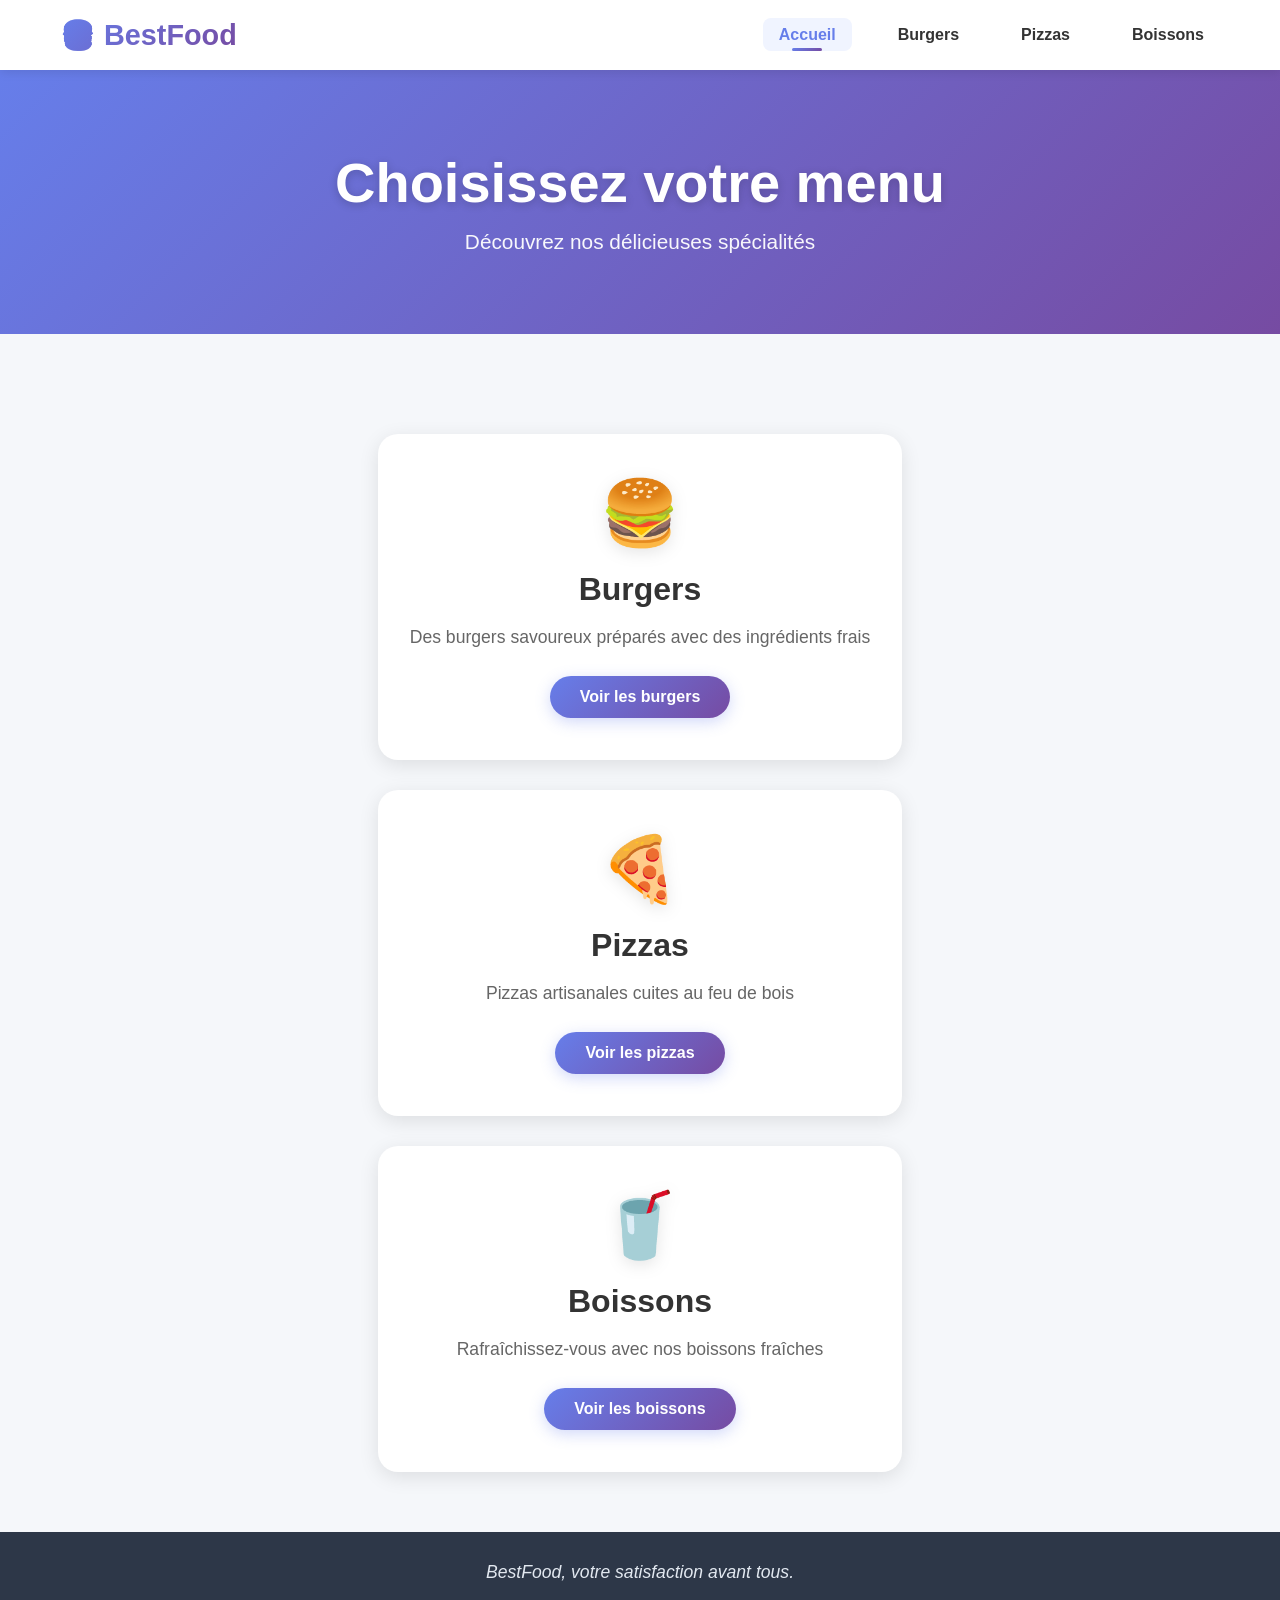
<file: Index.html>
<!DOCTYPE html>
<html lang="fr">
<head>
    <meta charset="UTF-8">
    <meta name="viewport" content="width=device-width, initial-scale=1.0">
    <title>BestFood - Accueil</title>
    <link rel="stylesheet" href="CSS/style.css">
</head>
<body>
    <!-- Navbar -->
    <nav class="navbar">
        <div class="nav-container">
            <div class="nav-logo">
                <h2>🍔 BestFood</h2>
            </div>
            <ul class="nav-menu">
                <li class="nav-item active">
                    <a href="Index.html" class="nav-link">Accueil</a>
                </li>
                <li class="nav-item">
                    <a href="burgers.html" class="nav-link">Burgers</a>
                </li>
                <li class="nav-item">
                    <a href="pizzas.html" class="nav-link">Pizzas</a>
                </li>
                <li class="nav-item">
                    <a href="boissons.html" class="nav-link">Boissons</a>
                </li>
            </ul>
        </div>
    </nav>

    <!-- Hero Section -->
    <section class="hero">
        <div class="hero-content">
            <h1 class="hero-title">Choisissez votre menu</h1>
            <p class="hero-subtitle">Découvrez nos délicieuses spécialités</p>
        </div>
    </section>

    <!-- Menu Cards -->
    <main class="menu-section">
        <div class="menu-grid">
            <div class="menu-card">
                <div class="card-icon">🍔</div>
                <h3 class="card-title">Burgers</h3>
                <p class="card-description">Des burgers savoureux préparés avec des ingrédients frais</p>
                <a href="burgers.html" class="card-button">Voir les burgers</a>
            </div>
            
            <div class="menu-card">
                <div class="card-icon">🍕</div>
                <h3 class="card-title">Pizzas</h3>
                <p class="card-description">Pizzas artisanales cuites au feu de bois</p>
                <a href="pizzas.html" class="card-button">Voir les pizzas</a>
            </div>
            
            <div class="menu-card">
                <div class="card-icon">🥤</div>
                <h3 class="card-title">Boissons</h3>
                <p class="card-description">Rafraîchissez-vous avec nos boissons fraîches</p>
                <a href="boissons.html" class="card-button">Voir les boissons</a>
            </div>
        </div>
    </main>

    <!-- Footer -->
    <footer class="main-footer">
        <p class="slogan">BestFood, votre satisfaction avant tous.</p>
    </footer>
</body>
</html>
</file>
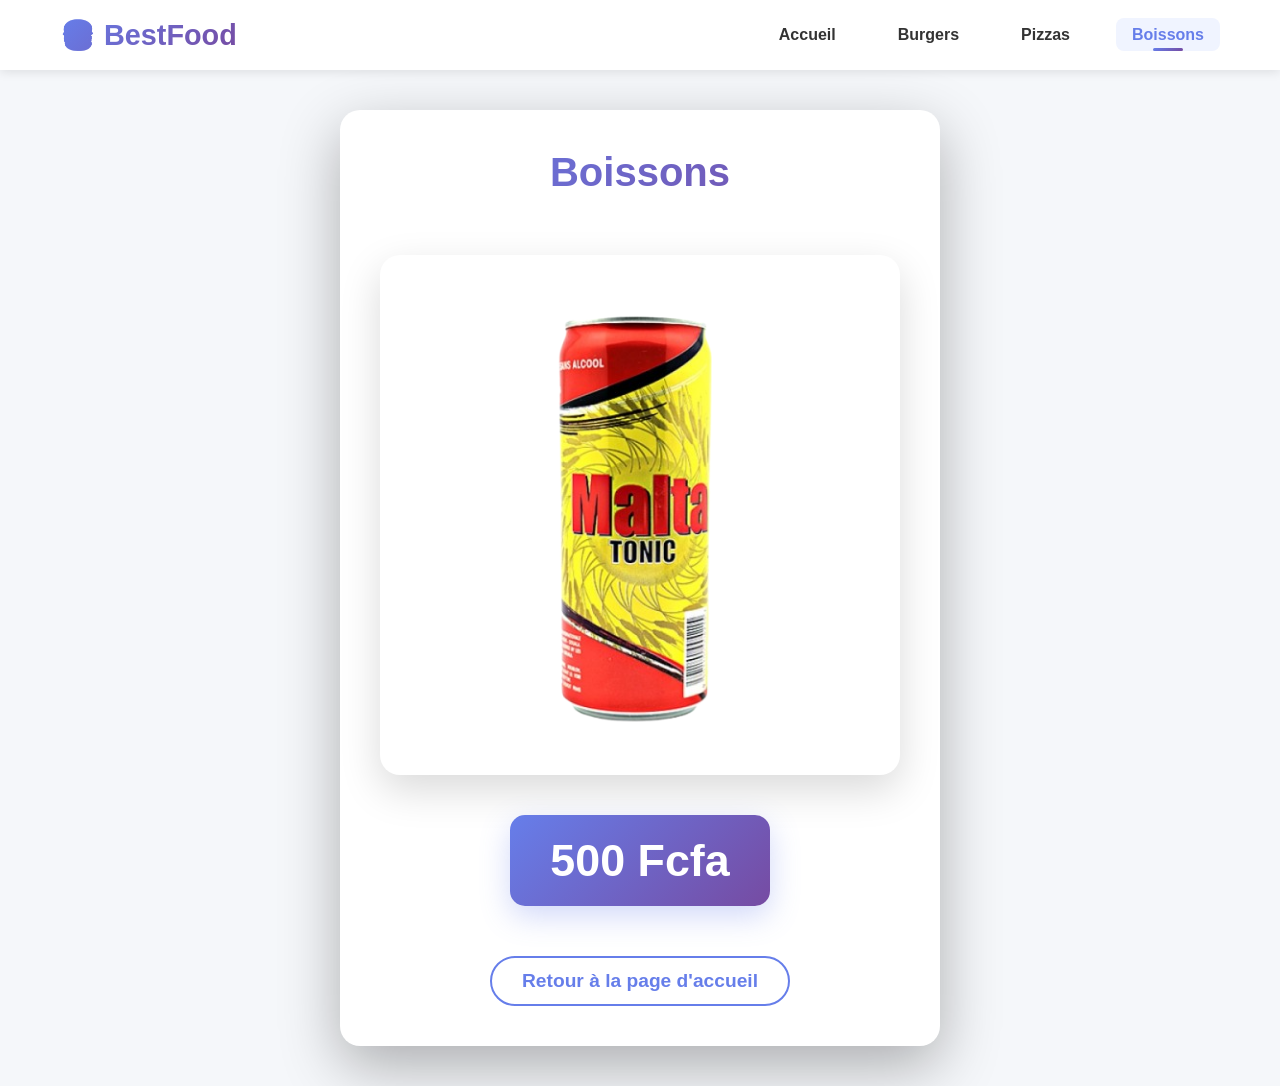
<file: boissons.html>
<!DOCTYPE html>
<html lang="fr">
<head>
    <meta charset="UTF-8">
    <meta name="viewport" content="width=device-width, initial-scale=1.0">
    <title>BestFood - Boissons</title>
    <link rel="stylesheet" href="CSS/style.css">
</head>
<body>
    <!-- Navbar -->
    <nav class="navbar">
        <div class="nav-container">
            <div class="nav-logo">
                <h2>🍔 BestFood</h2>
            </div>
            <ul class="nav-menu">
                <li class="nav-item">
                    <a href="Index.html" class="nav-link">Accueil</a>
                </li>
                <li class="nav-item">
                    <a href="burgers.html" class="nav-link">Burgers</a>
                </li>
                <li class="nav-item">
                    <a href="pizzas.html" class="nav-link">Pizzas</a>
                </li>
                <li class="nav-item active">
                    <a href="boissons.html" class="nav-link">Boissons</a>
                </li>
            </ul>
        </div>
    </nav>

    <div class="container">
        <header>
            <h1>Boissons</h1>
        </header>
        
        <main class="product-page">
            <div class="product-image">
                <img src="asset/Canette-removebg-preview.png" alt="Canette de boisson">
            </div>
            <div class="product-price">
                <p>500 Fcfa</p>
            </div>
        </main>
        
        <footer>
            <a href="Index.html" class="back-link">Retour à la page d'accueil</a>
        </footer>
    </div>
</body>
</html>
</file>
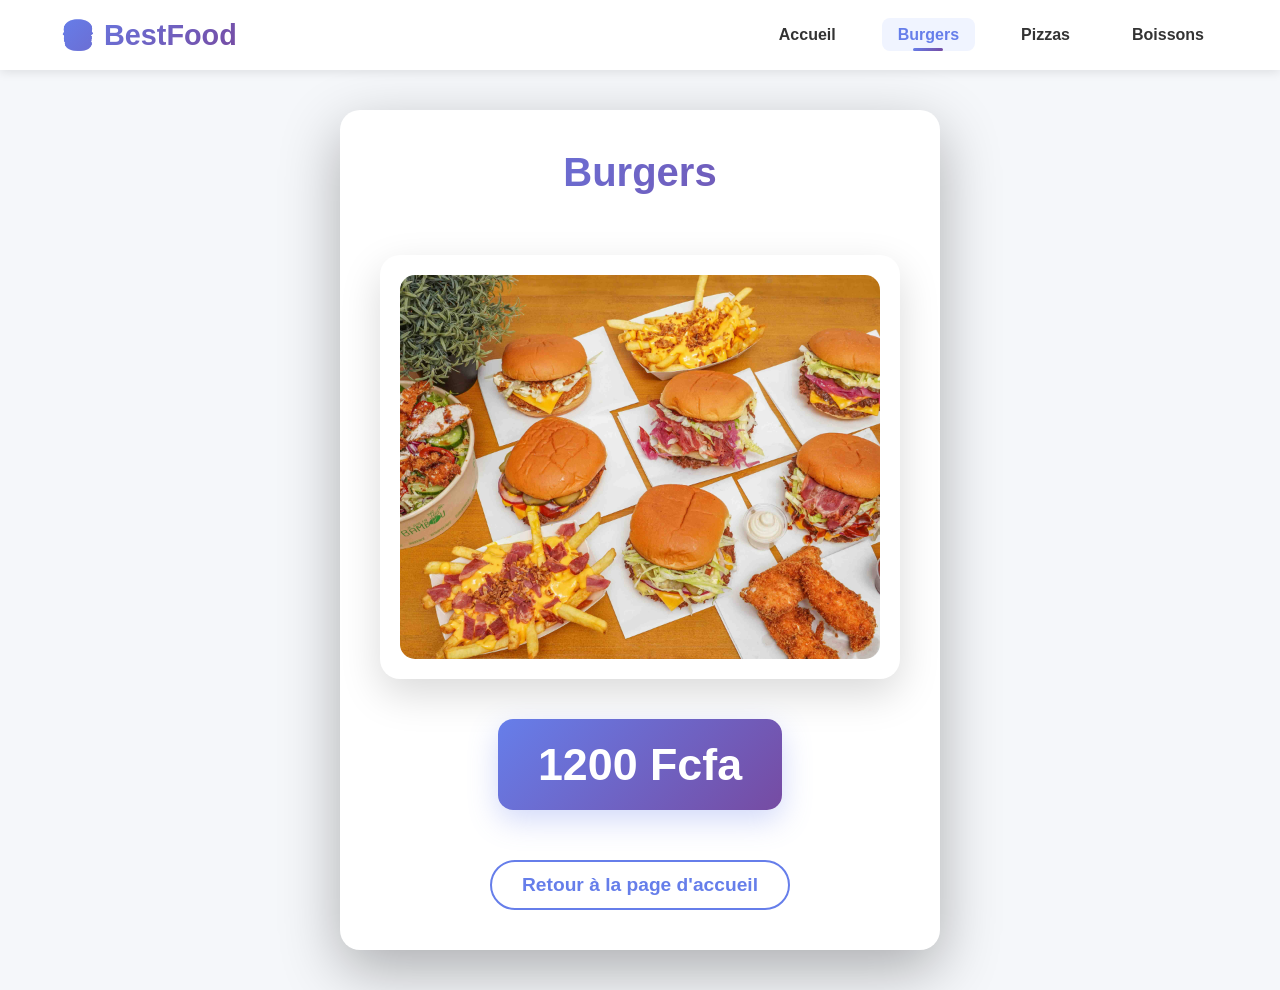
<file: burgers.html>
<!DOCTYPE html>
<html lang="fr">
<head>
    <meta charset="UTF-8">
    <meta name="viewport" content="width=device-width, initial-scale=1.0">
    <title>BestFood - Burgers</title>
    <link rel="stylesheet" href="CSS/style.css">
</head>
<body>
    <!-- Navbar -->
    <nav class="navbar">
        <div class="nav-container">
            <div class="nav-logo">
                <h2>🍔 BestFood</h2>
            </div>
            <ul class="nav-menu">
                <li class="nav-item">
                    <a href="Index.html" class="nav-link">Accueil</a>
                </li>
                <li class="nav-item active">
                    <a href="burgers.html" class="nav-link">Burgers</a>
                </li>
                <li class="nav-item">
                    <a href="pizzas.html" class="nav-link">Pizzas</a>
                </li>
                <li class="nav-item">
                    <a href="boissons.html" class="nav-link">Boissons</a>
                </li>
            </ul>
        </div>
    </nav>

    <div class="container">
        <header>
            <h1>Burgers</h1>
        </header>
        
        <main class="product-page">
            <div class="product-image">
                <img src="asset/burgers02.jpeg" alt="Burger délicieux">
            </div>
            <div class="product-price">
                <p>1200 Fcfa</p>
            </div>
        </main>
        
        <footer>
            <a href="Index.html" class="back-link">Retour à la page d'accueil</a>
        </footer>
    </div>
</body>
</html>
</file>
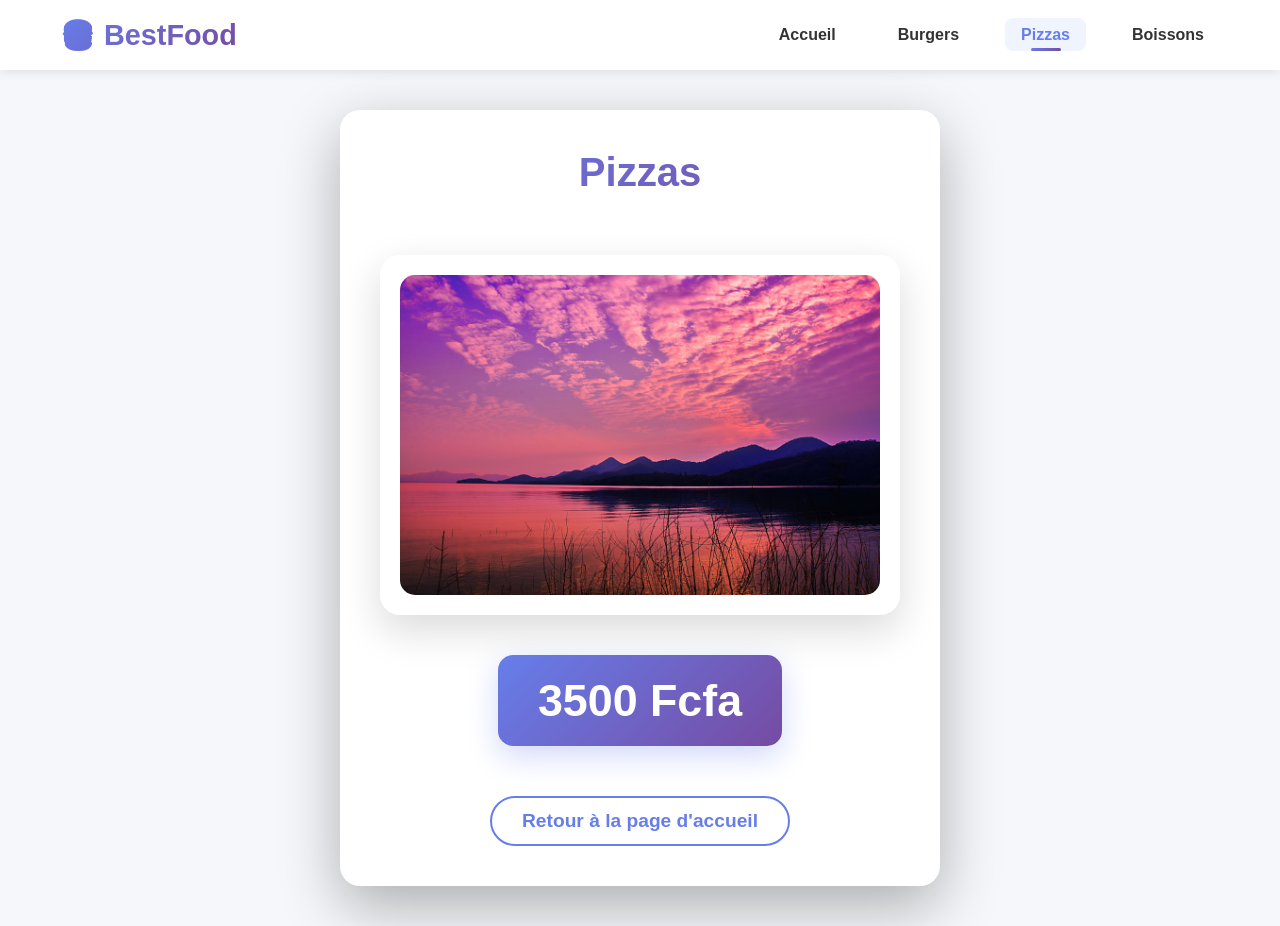
<file: pizzas.html>
<!DOCTYPE html>
<html lang="fr">
<head>
    <meta charset="UTF-8">
    <meta name="viewport" content="width=device-width, initial-scale=1.0">
    <title>BestFood - Pizzas</title>
    <link rel="stylesheet" href="CSS/style.css">
</head>
<body>
    <!-- Navbar -->
    <nav class="navbar">
        <div class="nav-container">
            <div class="nav-logo">
                <h2>🍔 BestFood</h2>
            </div>
            <ul class="nav-menu">
                <li class="nav-item">
                    <a href="Index.html" class="nav-link">Accueil</a>
                </li>
                <li class="nav-item">
                    <a href="burgers.html" class="nav-link">Burgers</a>
                </li>
                <li class="nav-item active">
                    <a href="pizzas.html" class="nav-link">Pizzas</a>
                </li>
                <li class="nav-item">
                    <a href="boissons.html" class="nav-link">Boissons</a>
                </li>
            </ul>
        </div>
    </nav>

    <div class="container">
        <header>
            <h1>Pizzas</h1>
        </header>
        
        <main class="product-page">
            <div class="product-image">
                <img src="asset/Belle_image.jpg" alt="Pizza délicieuse">
            </div>
            <div class="product-price">
                <p>3500 Fcfa</p>
            </div>
        </main>
        
        <footer>
            <a href="Index.html" class="back-link">Retour à la page d'accueil</a>
        </footer>
    </div>
</body>
</html>
</file>
<file: CSS/style.css>
/* Reset et styles de base */
* {
    margin: 0;
    padding: 0;
    box-sizing: border-box;
}

body {
    font-family: 'Segoe UI', Tahoma, Geneva, Verdana, sans-serif;
    background: #f5f7fa;
    min-height: 100vh;
    display: flex;
    flex-direction: column;
}

/* Navbar */
.navbar {
    background: white;
    box-shadow: 0 2px 10px rgba(0, 0, 0, 0.1);
    position: sticky;
    top: 0;
    z-index: 1000;
    padding: 0;
}

.nav-container {
    max-width: 1200px;
    margin: 0 auto;
    padding: 0 20px;
    display: flex;
    justify-content: space-between;
    align-items: center;
    height: 70px;
}

.nav-logo h2 {
    background: linear-gradient(135deg, #667eea 0%, #764ba2 100%);
    -webkit-background-clip: text;
    -webkit-text-fill-color: transparent;
    background-clip: text;
    font-size: 1.8em;
    font-weight: 700;
}

.nav-menu {
    display: flex;
    list-style: none;
    gap: 30px;
    align-items: center;
}

.nav-item {
    position: relative;
}

.nav-link {
    color: #333;
    text-decoration: none;
    font-weight: 600;
    font-size: 1em;
    padding: 8px 16px;
    border-radius: 8px;
    transition: all 0.3s ease;
    position: relative;
}

.nav-link:hover {
    color: #667eea;
    background-color: #f0f4ff;
}

.nav-item.active .nav-link {
    color: #667eea;
    background-color: #f0f4ff;
}

.nav-item.active .nav-link::after {
    content: '';
    position: absolute;
    bottom: 0;
    left: 50%;
    transform: translateX(-50%);
    width: 30px;
    height: 3px;
    background: linear-gradient(135deg, #667eea 0%, #764ba2 100%);
    border-radius: 2px;
}

/* Hero Section */
.hero {
    background: linear-gradient(135deg, #667eea 0%, #764ba2 100%);
    color: white;
    padding: 80px 20px;
    text-align: center;
}

.hero-content {
    max-width: 800px;
    margin: 0 auto;
}

.hero-title {
    font-size: 3.5em;
    font-weight: 700;
    margin-bottom: 15px;
    text-shadow: 0 2px 10px rgba(0, 0, 0, 0.2);
}

.hero-subtitle {
    font-size: 1.3em;
    opacity: 0.95;
    font-weight: 300;
}

/* Menu Section */
.menu-section {
    max-width: 1200px;
    margin: 60px auto;
    padding: 0 20px;
    flex: 1;
}

.menu-grid {
    display: grid;
    grid-template-columns: repeat(auto-fit, minmax(300px, 1fr));
    gap: 30px;
    margin-top: 40px;
}

.menu-card {
    background: white;
    border-radius: 20px;
    padding: 40px 30px;
    text-align: center;
    box-shadow: 0 5px 20px rgba(0, 0, 0, 0.1);
    transition: all 0.3s ease;
    border: 2px solid transparent;
}

.menu-card:hover {
    transform: translateY(-10px);
    box-shadow: 0 15px 40px rgba(102, 126, 234, 0.2);
    border-color: #667eea;
}

.card-icon {
    font-size: 4em;
    margin-bottom: 20px;
    filter: drop-shadow(0 4px 8px rgba(0, 0, 0, 0.1));
}

.card-title {
    font-size: 2em;
    color: #333;
    margin-bottom: 15px;
    font-weight: 700;
}

.card-description {
    color: #666;
    font-size: 1.1em;
    margin-bottom: 25px;
    line-height: 1.6;
}

.card-button {
    display: inline-block;
    padding: 12px 30px;
    background: linear-gradient(135deg, #667eea 0%, #764ba2 100%);
    color: white;
    text-decoration: none;
    border-radius: 25px;
    font-weight: 600;
    transition: all 0.3s ease;
    box-shadow: 0 4px 15px rgba(102, 126, 234, 0.3);
}

.card-button:hover {
    transform: translateY(-2px);
    box-shadow: 0 6px 20px rgba(102, 126, 234, 0.4);
}

/* Container pour les pages produits */
.container {
    background: white;
    border-radius: 20px;
    box-shadow: 0 20px 60px rgba(0, 0, 0, 0.3);
    padding: 40px;
    max-width: 600px;
    width: 100%;
    display: flex;
    flex-direction: column;
    gap: 30px;
    margin: 40px auto;
}

/* Page produit */
.container header h1 {
    color: #333;
    font-size: 2.5em;
    text-align: center;
    margin-bottom: 10px;
    background: linear-gradient(135deg, #667eea 0%, #764ba2 100%);
    -webkit-background-clip: text;
    -webkit-text-fill-color: transparent;
    background-clip: text;
    font-weight: 700;
}

.product-page {
    display: flex;
    flex-direction: column;
    align-items: center;
    gap: 40px;
    padding: 20px 0;
}

.product-image {
    width: 100%;
    max-width: 600px;
    border-radius: 20px;
    overflow: hidden;
    box-shadow: 0 15px 40px rgba(0, 0, 0, 0.15);
    transition: transform 0.3s ease;
    background: white;
    padding: 20px;
}

.product-image:hover {
    transform: scale(1.03);
    box-shadow: 0 20px 50px rgba(102, 126, 234, 0.25);
}

.product-image img {
    width: 100%;
    height: auto;
    display: block;
    object-fit: cover;
    border-radius: 15px;
}

.product-price {
    text-align: center;
    padding: 20px 40px;
    background: linear-gradient(135deg, #667eea 0%, #764ba2 100%);
    border-radius: 15px;
    box-shadow: 0 10px 30px rgba(102, 126, 234, 0.3);
}

.product-price p {
    font-size: 2.8em;
    font-weight: bold;
    color: white;
    margin: 0;
}

/* Footer */
.main-footer {
    background: #2d3748;
    color: white;
    text-align: center;
    padding: 30px 20px;
    margin-top: auto;
}

.slogan {
    color: #e2e8f0;
    font-style: italic;
    font-size: 1.1em;
}

footer {
    text-align: center;
    margin-top: auto;
}

.back-link {
    color: #667eea;
    text-decoration: none;
    font-size: 1.2em;
    font-weight: 600;
    padding: 12px 30px;
    border: 2px solid #667eea;
    border-radius: 25px;
    display: inline-block;
    transition: all 0.3s ease;
}

.back-link:hover {
    background: linear-gradient(135deg, #667eea 0%, #764ba2 100%);
    color: white;
    transform: translateY(-2px);
    box-shadow: 0 5px 15px rgba(102, 126, 234, 0.4);
}

/* Responsive */
@media (max-width: 768px) {
    .nav-container {
        flex-direction: column;
        height: auto;
        padding: 15px 20px;
    }
    
    .nav-menu {
        flex-direction: column;
        gap: 10px;
        width: 100%;
        margin-top: 15px;
    }
    
    .nav-item {
        width: 100%;
    }
    
    .nav-link {
        display: block;
        text-align: center;
        width: 100%;
    }
    
    .hero-title {
        font-size: 2.5em;
    }
    
    .hero-subtitle {
        font-size: 1.1em;
    }
    
    .menu-grid {
        grid-template-columns: 1fr;
        gap: 20px;
    }
    
    .menu-card {
        padding: 30px 20px;
    }
    
    .container {
        padding: 30px 20px;
        margin: 20px;
    }
    
    .product-price p {
        font-size: 2em;
    }
}
</file>
